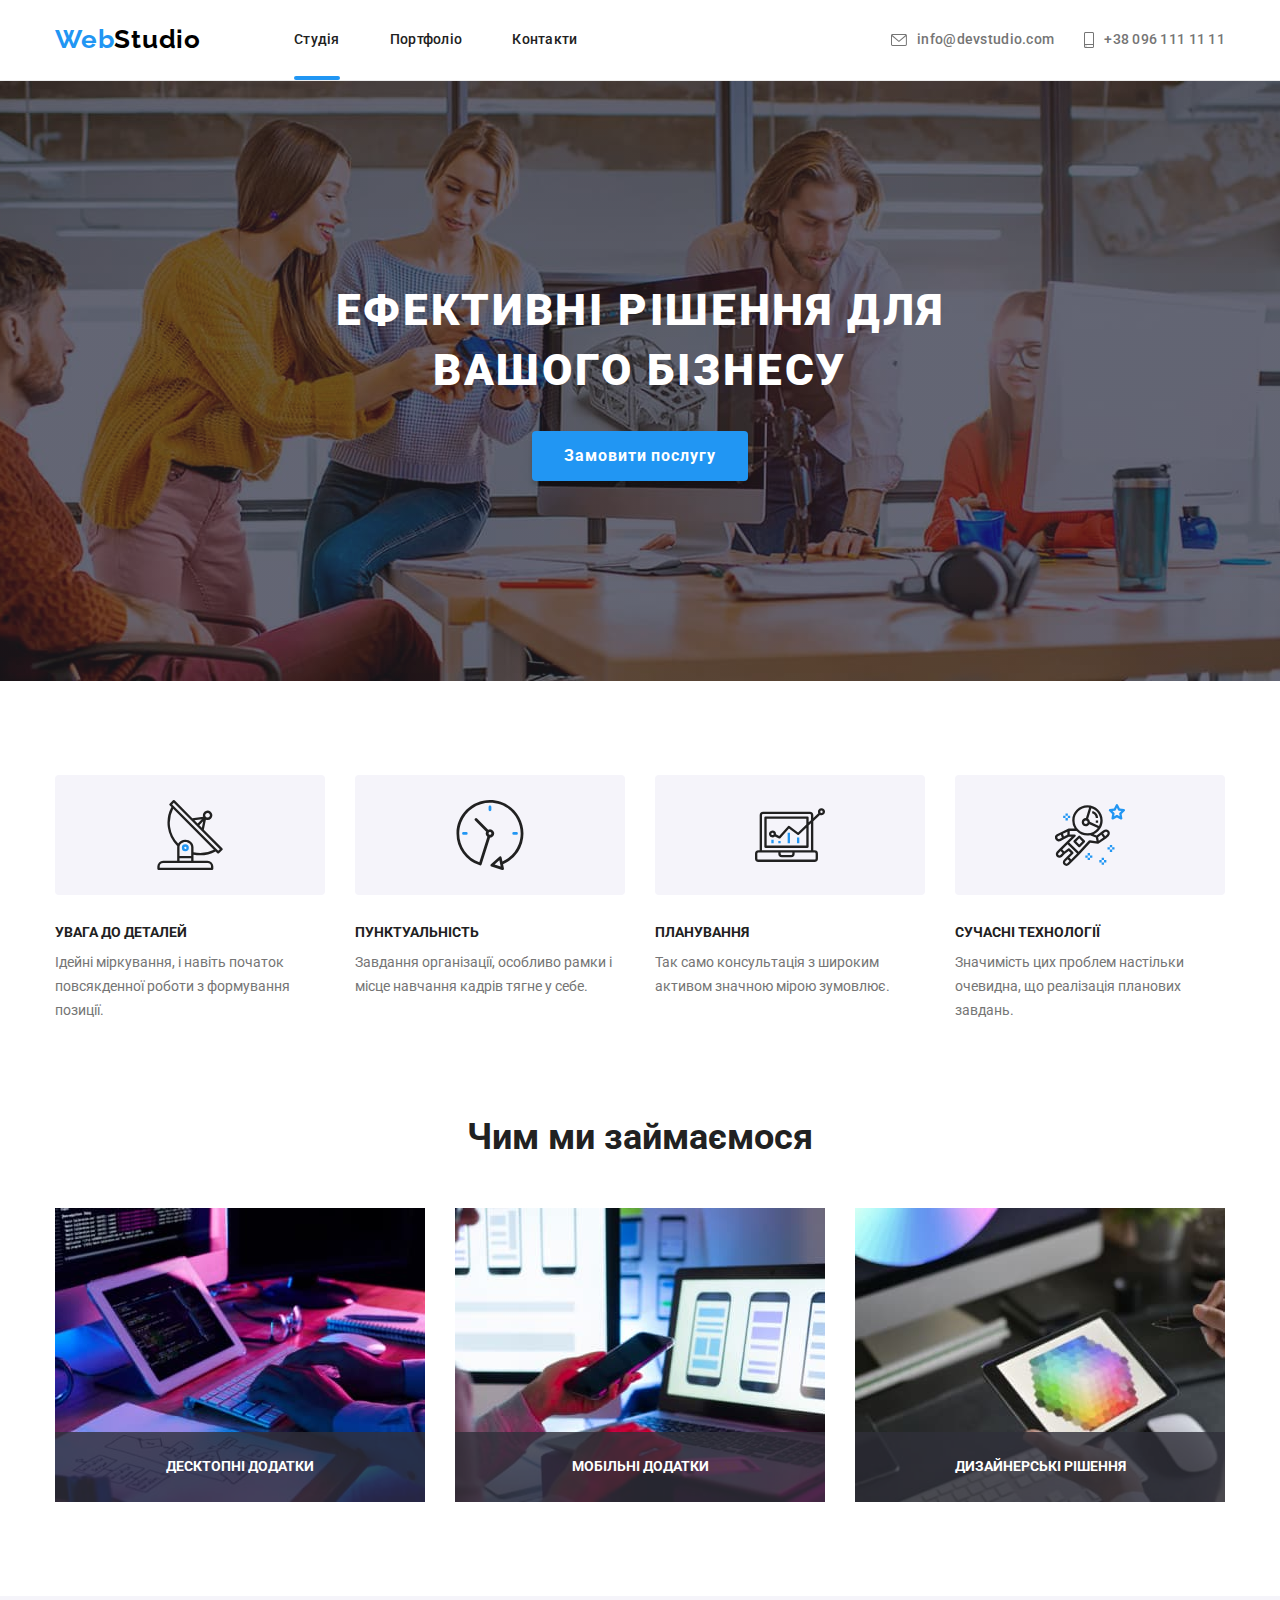
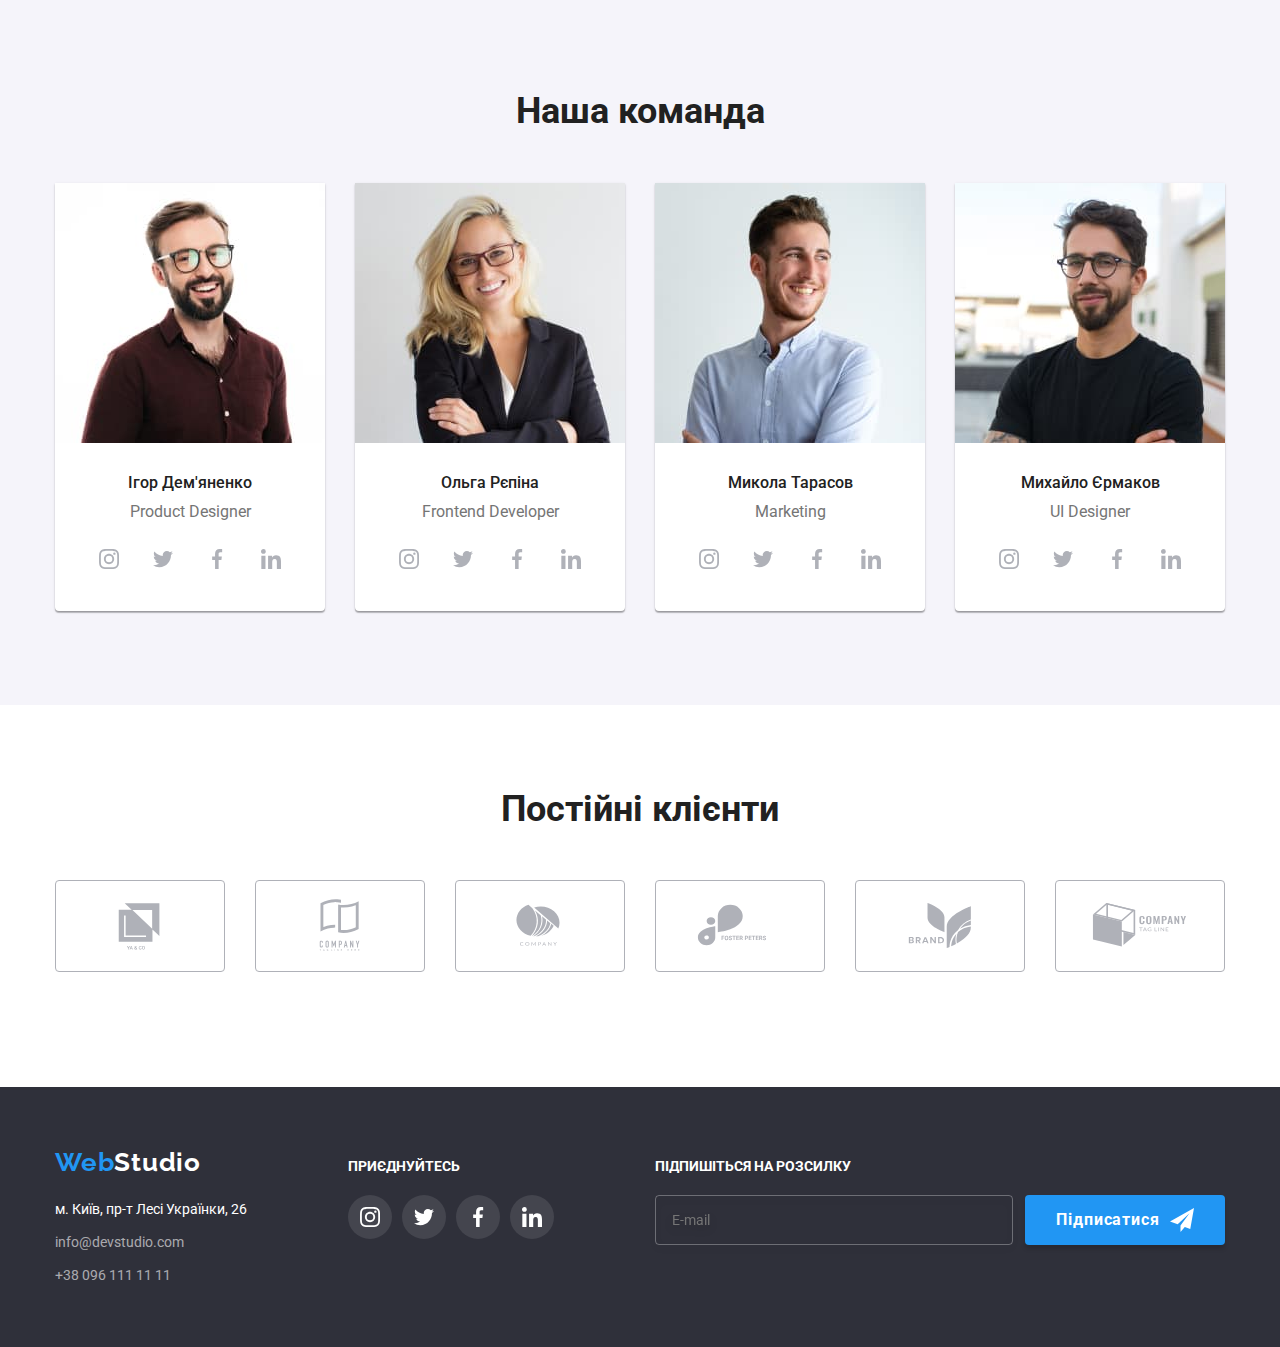
<file: index.html>
<!DOCTYPE html>
<html lang="uk">

<head>
  <meta charset="UTF-8" />
  <meta http-equiv="X-UA-Compatible" content="IE=edge" />
  <meta name="viewport" content="width=device-width, initial-scale=1.0" />
  <link rel="stylesheet"
    href="https://cdnjs.cloudflare.com/ajax/libs/modern-normalize/1.1.0/modern-normalize.min.css" />
  <link rel="stylesheet" href="./css/main.min.css" />
  <link rel="preconnect" href="https://fonts.googleapis.com" />
  <link rel="preconnect" href="https://fonts.gstatic.com" crossorigin />
  <link href="https://fonts.googleapis.com/css2?family=Raleway:wght@700&family=Roboto:wght@400;500;700;900&display=swap"
    rel="stylesheet" />
  <title>Студія</title>
</head>

<body>
  <!-- Header -->

  <header class="header">
    <div class="container">
      <div class="header_flex">
        <nav class="navigation">
          <a class="logo" href="./index.html">Web<span class="logo logo_header-black">Studio</span></a>
          <ul class="navigation__list">
            <li>
              <a class="navigation__link current" href="./index.html">Студія</a>
            </li>
            <li>
              <a class="navigation__link" href="./portfolio.html">Портфоліо</a>
            </li>
            <li>
              <a class="navigation__link" href="#">Контакти</a>
            </li>
          </ul>
        </nav>
        <ul class="header-contacts">
          <li class="header-contacts__item">
            <a class="header-contacts__link" href="mailto:info@devstudio.com">
              <svg width="16" height="12">
                <use href="./images/icons.svg#icon-envelope"></use>
              </svg>
              info@devstudio.com
            </a>
          </li>
          <li class="header-contacts__item">
            <a class="header-contacts__link" href="tel:+380961111111">
              <svg width="10" height="16">
                <use href="./images/icons.svg#icon-smartphone"></use>
              </svg>
              +38 096 111 11 11</a>
          </li>
        </ul>
      </div>
    </div>
  </header>

  <!-- Main -->

  <main>
    <!-- Hero -->

    <section class="hero hero_margin-padding">
      <div class="container">
        <h1 class="hero__title hero__title_margin">Ефективні рішення для вашого бізнесу</h1>
        <button class="button button_hero button_hero-padding" type="button" data-modal-open>Замовити послугу</button>
      </div>
    </section>

    <!-- Advances -->

    <section class="advances">
      <div class="container">
        <h2 class="visually-hidden">Наші переваги</h2>
        <ul class="advances__list">
          <li class="advances__item">
            <div class="advances__icon advances__icon_margin-flex">
              <svg width="70" height="70">
                <use href="./images/icons.svg#icon-antenna"></use>
              </svg>
            </div>
            <h3 class="advances__subtitle advances__subtitle-margin">Увага до деталей</h3>
            <p class="advances__text">
              Ідейні міркування, і навіть початок повсякденної роботи з формування позиції.
            </p>
          </li>
          <li class="advances__item">
            <div class="advances__icon advances__icon_margin-flex">
              <svg width="70" height="70">
                <use href="./images/icons.svg#icon-clock"></use>
              </svg>
            </div>
            <h3 class="advances__subtitle advances__subtitle-margin">Пунктуальність</h3>
            <p class="advances__text">
              Завдання організації, особливо рамки і місце навчання кадрів тягне у себе.
            </p>
          </li>
          <li class="advances__item">
            <div class="advances__icon advances__icon_margin-flex">
              <svg width="70" height="70">
                <use href="./images/icons.svg#icon-diagram"></use>
              </svg>
            </div>
            <h3 class="advances__subtitle advances__subtitle-margin">Планування</h3>
            <p class="advances__text">Так само консультація з широким активом значною мірою зумовлює.</p>
          </li>
          <li class="advances__item">
            <div class="advances__icon advances__icon_margin-flex">
              <svg width="70" height="70">
                <use href="./images/icons.svg#icon-astronaut"></use>
              </svg>
            </div>
            <h3 class="advances__subtitle advances__subtitle-margin">Сучасні технології</h3>
            <p class="advances__text">
              Значимість цих проблем настільки очевидна, що реалізація планових завдань.
            </p>
          </li>
        </ul>
      </div>
    </section>

    <!-- Photo Section -->

    <section class="photo-section">
      <div class="container">
        <h2 class="title">Чим ми займаємося</h2>
        <ul class="photo-section__list">
          <li class="photo-section__item">
            <img src="./images/printing.jpg" alt="людина пише код" width="370" height="294" />
            <div class="photo-section__content photo-section__content_position">
              <h3 class="photo-section__descr">Десктопні додатки</h3>
            </div>
          </li>
          <li class="photo-section__item">
            <img src="./images/laptop.jpg" alt="людина тримає телефон на фоні ноутбука" width="370" height="294" />
            <div class="photo-section__content photo-section__content_position">
              <h3 class="photo-section__descr">Мобільні додатки</h3>
            </div>
          </li>
          <li class="photo-section__item">
            <img src="./images/tablet.jpg" alt="палітра кольорів на планшеті" width="370" height="294" />
            <div class="photo-section__content photo-section__content_position">
              <h3 class="photo-section__descr">Дизайнерські рішення</h3>
            </div>
          </li>
        </ul>
      </div>
    </section>

    <!-- Team -->

    <section class="team team_padding">
      <div class="container">
        <h2 class="title">Наша команда</h2>
        <ul class="team-list">
          <li class="team-list__item">
            <img class="team-photo" src="./images/teammate-1.jpg" alt="Фото Ігора Дем'яненка" width="270" />
            <div class="team-list__content">
              <h3 class="team-list__name team-list__name_margin">Ігор Дем'яненко</h3>
              <p class="team-list__position team-list__position_margin" lang="en">Product Designer</p>
              <ul class="icon-list">
                <li class="icon-list__item">
                  <a class="icon-list__link icon-list__link_gray" href="#"><svg width="20" height="20">
                      <use href="./images/icons.svg#icon-instagram"></use>
                    </svg>
                  </a>
                </li>
                <li class="icon-list__item">
                  <a class="icon-list__link icon-list__link_gray" href="#"><svg width="20" height="20">
                      <use href="./images/icons.svg#icon-twitter"></use>
                    </svg>
                  </a>
                </li>
                <li class="icon-list__item">
                  <a class="icon-list__link icon-list__link_gray" href="#"><svg width="20" height="20">
                      <use href="./images/icons.svg#icon-facebook"></use>
                    </svg>
                  </a>
                </li>
                <li class="icon-list__item">
                  <a class="icon-list__link icon-list__link_gray" href="#"><svg width="20" height="20">
                      <use href="./images/icons.svg#icon-linkedin"></use>
                    </svg></a>
                </li>
              </ul>
            </div>
          </li>
          <li class="team-list__item">
            <img class="team-photo" src="./images/teammate-2.jpg" alt="Фото Ольги Рєпіни" width="270" />
            <div class="team-list__content">
              <h3 class="team-list__name team-list__name_margin">Ольга Рєпіна</h3>
              <p class="team-list__position team-list__position_margin" lang="en">Frontend Developer</p>
              <ul class="icon-list">
                <li class="icon-list__item">
                  <a class="icon-list__link icon-list__link_gray" href="#"><svg width="20" height="20">
                      <use href="./images/icons.svg#icon-instagram"></use>
                    </svg></a>
                </li>
                <li class="icon-list__item">
                  <a class="icon-list__link icon-list__link_gray" href="#"><svg width="20" height="20">
                      <use href="./images/icons.svg#icon-twitter"></use>
                    </svg></a>
                </li>
                <li class="icon-list__item">
                  <a class="icon-list__link icon-list__link_gray" href="#"><svg width="20" height="20">
                      <use href="./images/icons.svg#icon-facebook"></use>
                    </svg></a>
                </li>
                <li class="icon-list__item">
                  <a class="icon-list__link icon-list__link_gray" href="#"><svg width="20" height="20">
                      <use href="./images/icons.svg#icon-linkedin"></use>
                    </svg></a>
                </li>
              </ul>
            </div>
          </li>
          <li class="team-list__item">
            <img class="team-photo" src="./images/teammate-3.jpg" alt="Фото Миколи Тарасова" width="270" />
            <div class="team-list__content">
              <h3 class="team-list__name team-list__name_margin">Микола Тарасов</h3>
              <p class="team-list__position team-list__position_margin" lang="en">Marketing</p>
              <ul class="icon-list">
                <li class="icon-list__item">
                  <a class="icon-list__link icon-list__link_gray" href="#"><svg width="20" height="20">
                      <use href="./images/icons.svg#icon-instagram"></use>
                    </svg></a>
                </li>
                <li class="icon-list__item">
                  <a class="icon-list__link icon-list__link_gray" href="#"><svg width="20" height="20">
                      <use href="./images/icons.svg#icon-twitter"></use>
                    </svg></a>
                </li>
                <li class="icon-list__item">
                  <a class="icon-list__link icon-list__link_gray" href="#"><svg width="20" height="20">
                      <use href="./images/icons.svg#icon-facebook"></use>
                    </svg></a>
                </li>
                <li class="icon-list__item">
                  <a class="icon-list__link icon-list__link_gray" href="#"><svg width="20" height="20">
                      <use href="./images/icons.svg#icon-linkedin"></use>
                    </svg></a>
                </li>
              </ul>
            </div>
          </li>
          <li class="team-list__item">
            <img class="team-photo" src="./images/teammate-4.jpg" alt="Фото Михайла Єрмакова" width="270" />
            <div class="team-list__content">
              <h3 class="team-list__name team-list__name_margin">Михайло Єрмаков</h3>
              <p class="team-list__position team-list__position_margin" lang="en">UI Designer</p>
              <ul class="icon-list">
                <li class="icon-list__item">
                  <a class="icon-list__link icon-list__link_gray" href="#"><svg width="20" height="20">
                      <use href="./images/icons.svg#icon-instagram"></use>
                    </svg></a>
                </li>
                <li class="icon-list__item">
                  <a class="icon-list__link icon-list__link_gray" href="#"><svg width="20" height="20">
                      <use href="./images/icons.svg#icon-twitter"></use>
                    </svg></a>
                </li>
                <li class="icon-list__item">
                  <a class="icon-list__link icon-list__link_gray" href="#"><svg width="20" height="20">
                      <use href="./images/icons.svg#icon-facebook"></use>
                    </svg></a>
                </li>
                <li class="icon-list__item">
                  <a class="icon-list__link icon-list__link_gray" href="#"><svg width="20" height="20">
                      <use href="./images/icons.svg#icon-linkedin"></use>
                    </svg></a>
                </li>
              </ul>
            </div>
          </li>
        </ul>
      </div>
    </section>

    <!-- Clients -->

    <section class="clients">
      <div class="container">
        <h2 class="title">Постійні клієнти</h2>
        <ul class="clients-list">
          <li class="clients-list__item">
            <a class="clients-list__link clients-list__link_flex" href="#"><svg width="106" height="60">
                <use href="./images/icons.svg#icon-first-company"></use>
              </svg></a>
          </li>
          <li class="clients-list__item">
            <a class="clients-list__link clients-list__link_flex" href="#"><svg width="106" height="60">
                <use href="./images/icons.svg#icon-second-company"></use>
              </svg></a>
          </li>
          <li class="clients-list__item">
            <a class="clients-list__link clients-list__link_flex" href="#"><svg width="106" height="60">
                <use href="./images/icons.svg#icon-third-company"></use>
              </svg></a>
          </li>
          <li class="clients-list__item">
            <a class="clients-list__link clients-list__link_flex" href="#"><svg width="106" height="60">
                <use href="./images/icons.svg#icon-fourth-company"></use>
              </svg></a>
          </li>
          <li class="clients-list__item">
            <a class="clients-list__link clients-list__link_flex" href="#"><svg width="106" height="60">
                <use href="./images/icons.svg#icon-fifth-company"></use>
              </svg></a>
          </li>
          <li class="clients-list__item">
            <a class="clients-list__link clients-list__link_flex" href="#"><svg width="106" height="60">
                <use href="./images/icons.svg#icon-sixth-company"></use>
              </svg></a>
          </li>
        </ul>
      </div>
    </section>
  </main>

  <!-- Footer -->

  <footer class="footer footer_padding">
    <div class="container footer-navigation">
      <div>
        <a class="logo logo_footer-margin-botom" href="./index.html">Web<span
            class="logo logo_footer-white">Studio</span></a>
        <address>
          <ul class="address-list">
            <li class="address-list__item">
              <a class="address-list__link address-list__link_white" href="https://goo.gl/maps/CPtrU1FHBa2aNyZL9"
                target="_blank" rel="noopener noreferrer nofollow">м. Київ, пр-т Лесі Українки, 26</a>
            </li>
            <li class="address-list__item">
              <a class="address-list__link" href="mailto:info@devstudio.com">info@devstudio.com</a>
            </li>
            <li class="address-list__item">
              <a class="address-list__link" href="tel:+380961111111">+38 096 111 11 11</a>
            </li>
          </ul>
        </address>
      </div>
      <div class="join-container">
        <p class="join-container__text join-container__text_margin">Приєднуйтесь</p>
        <ul class="icon-list">
          <li class="icon-list__item icon-list__item_opacity">
            <a class="icon-list__link icon-list__link_white" href="#">
              <svg width="20" height="20">
                <use href="./images/icons.svg#icon-instagram"></use>
              </svg>
            </a>
          </li>
          <li class="icon-list__item icon-list__item_opacity">
            <a class="icon-list__link icon-list__link_white" href="#">
              <svg width="20" height="20">
                <use href="./images/icons.svg#icon-twitter"></use>
              </svg>
            </a>
          </li>
          <li class="icon-list__item icon-list__item_opacity">
            <a class="icon-list__link icon-list__link_white" href="#">
              <svg width="20" height="20">
                <use href="./images/icons.svg#icon-facebook"></use>
              </svg>
            </a>
          </li>
          <li class="icon-list__item icon-list__item_opacity">
            <a class="icon-list__link icon-list__link_white" href="#">
              <svg width="20" height="20">
                <use href="./images/icons.svg#icon-linkedin"></use>
              </svg>
            </a>
          </li>
        </ul>
      </div>
      <form class="subscribe-form" name="subscribe-form">
        <div>
          <label class="subscribe-form__label subscribe-form__label_margin" for="subscribe-mail">Підпишіться на
            розсилку</label>
          <input class="subscribe-form__input subscribe-form__input-padding" id="subscribe-mail" name="subscribe-mail"
            type="email" placeholder="E-mail" />
        </div>
        <button class="button button__footer button__footer-flex" type="submit">
          Підписатися
          <svg class="button__footer-icon" width="24" height="24">
            <use href="./images/icons.svg#icon-telegram"></use>
          </svg>
        </button>
      </form>
    </div>
  </footer>

  <!-- Modal window -->

  <div class="backdrop is-hidden" data-modal>
    <div class="modal">
      <button class="close-button" type="button" data-modal-close>
        <svg class="close-button__icon" width="18" height="18">
          <use href="./images/icons.svg#icon-close-button"></use>
        </svg>
      </button>
      <h2 class="modal__title">Залиште свої дані, ми вам передзвонимо</h2>
      <form name="modal-form">
        <label class="modal-form__label" for="person-name">Ім'я</label>
        <div class="modal-form__thumb">
          <input class="modal-form__input" id="person-name" name="person-name" type="text" />
          <svg class="modal-form__icon" width="18" height="18">
            <use href="./images/icons.svg#icon-person"></use>
          </svg>
        </div>

        <label class="modal-form__label" for="person-phone-number">Телефон</label>
        <div class="modal-form__thumb">
          <input class="modal-form__input" id="person-phone-number" name="person-phone-number" type="tel" />
          <svg class="modal-form__icon" width="18" height="18">
            <use href="./images/icons.svg#icon-phone"></use>
          </svg>
        </div>

        <label class="modal-form__label" for="person-mail">Пошта</label>
        <div class="modal-form__thumb">
          <input class="modal-form__input" id="person-mail" name="person-mail" type="email" />
          <svg class="modal-form__icon" width="18" height="18">
            <use href="./images/icons.svg#icon-email"></use>
          </svg>
        </div>

        <label class="modal-form__label" for="modal-textarea">Коментар</label>
        <textarea class="modal-form__textarea" id="modal-textarea" name="modal-coment"
          placeholder="Введіть текст"></textarea>


        <!-- Checkbox -->


        <div class="checkbox">


          <label class="checkbox__label">
            <input class="checkbox__input" type="checkbox" name="checkbox-terms" />

            <svg class="checkbox__icon" width="16" height="15">
              <use href="./images/icons.svg#icon-check"></use>
            </svg>Погоджуюся з розсилкою та приймаю <a class="checkbos__terms" href="#">Умови
              договору</a>

          </label>
        </div>
        <button class="button button__form_flex" type="submit">Відправити</button>
      </form>
    </div>
  </div>

  <script src="./js/modal.js"></script>
</body>

</html>
</file>
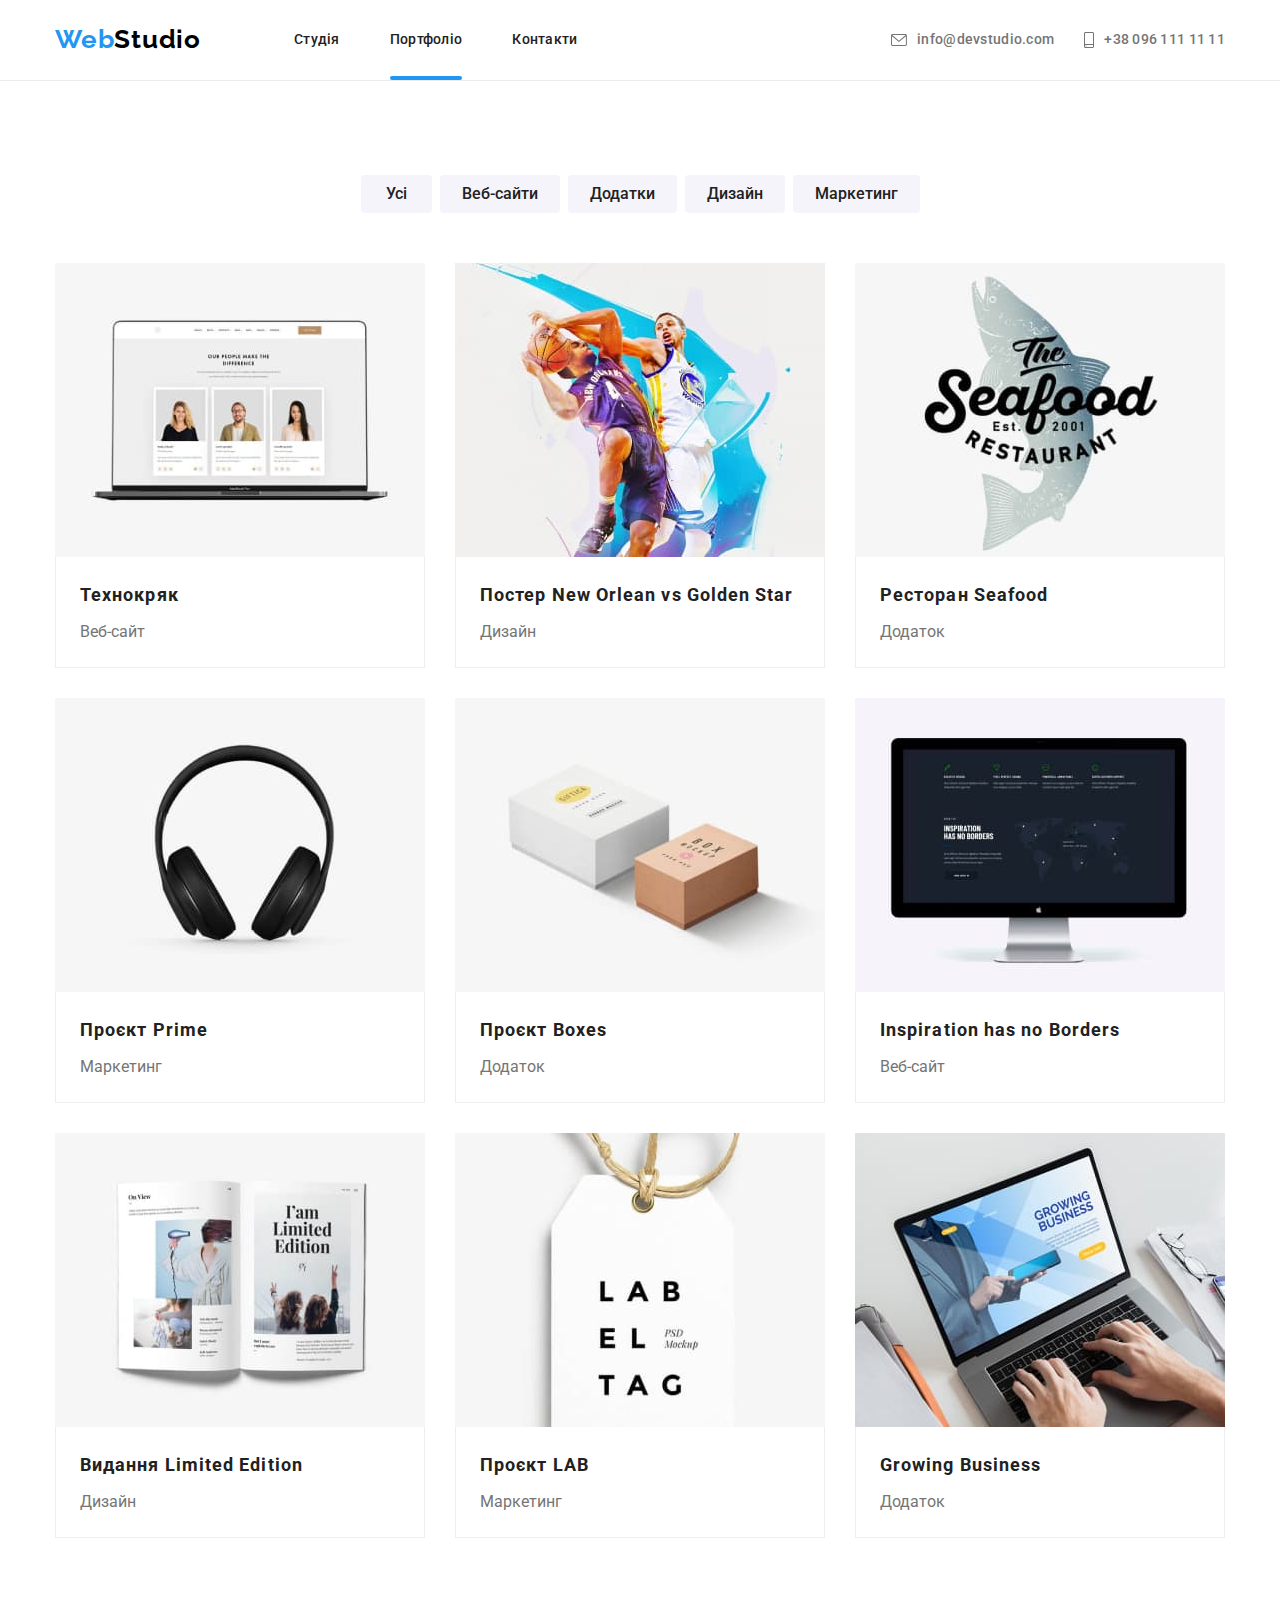
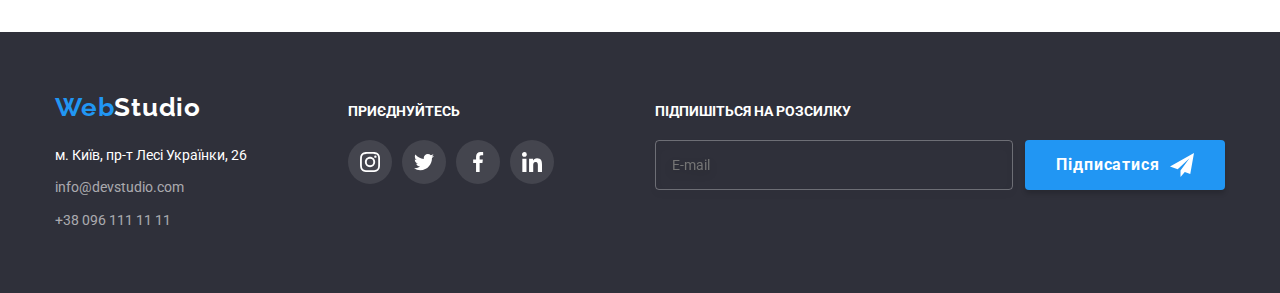
<file: portfolio.html>
<!DOCTYPE html>
<html lang="uk">

<head>
  <meta charset="UTF-8" />
  <meta http-equiv="X-UA-Compatible" content="IE=edge" />
  <meta name="viewport" content="width=device-width, initial-scale=1.0" />
  <link rel="stylesheet"
    href="https://cdnjs.cloudflare.com/ajax/libs/modern-normalize/1.1.0/modern-normalize.min.css" />
  <link rel="stylesheet" href="./css/main.min.css" />
  <link rel="preconnect" href="https://fonts.googleapis.com" />
  <link rel="preconnect" href="https://fonts.gstatic.com" crossorigin />
  <link href="https://fonts.googleapis.com/css2?family=Raleway:wght@700&family=Roboto:wght@400;500;700;900&display=swap"
    rel="stylesheet" />
  <title>Портфоліо</title>
</head>

<body>
  <!-- Header -->

  <header class="header">
    <div class="container">
      <div class="header_flex">
        <nav class="navigation">
          <a class="logo" href="./index.html">Web<span class="logo logo_header-black">Studio</span></a>
          <ul class="navigation__list">
            <li>
              <a class="navigation__link" href="./index.html">Студія</a>
            </li>
            <li>
              <a class="navigation__link  current" href="./portfolio.html">Портфоліо</a>
            </li>
            <li>
              <a class="navigation__link" href="#">Контакти</a>
            </li>
          </ul>
        </nav>
        <ul class="header-contacts">
          <li class="header-contacts__item">
            <a class="header-contacts__link" href="mailto:info@devstudio.com">
              <svg width="16" height="12">
                <use href="./images/icons.svg#icon-envelope"></use>
              </svg>
              info@devstudio.com
            </a>
          </li>
          <li class="header-contacts__item">
            <a class="header-contacts__link" href="tel:+380961111111">
              <svg width="10" height="16">
                <use href="./images/icons.svg#icon-smartphone"></use>
              </svg>
              +38 096 111 11 11</a>
          </li>
        </ul>
      </div>
    </div>
  </header>

  <!-- Main -->

  <main>
    <section class="portfolio">
      <div class="container">
        <h1 class="visually-hidden">Список робіт</h1>
        <ul class="portfolio-filter portfolio-filter_margin">
          <li><button class="portfolio-filter__button portfolio-filter__button_f-chld-padding"
              type="button">Усі</button></li>
          <li><button class="portfolio-filter__button portfolio-filter__button-padding" type="button">Веб-сайти</button>
          </li>
          <li><button class="portfolio-filter__button portfolio-filter__button-padding" type="button">Додатки</button>
          </li>
          <li><button class="portfolio-filter__button portfolio-filter__button-padding" type="button">Дизайн</button>
          </li>
          <li><button class="portfolio-filter__button portfolio-filter__button-padding" type="button">Маркетинг</button>
          </li>
        </ul>
        <ul class="works-list">
          <li>
            <a href="#" class="works-list__link">
              <div class="works-list__container">
                <img src="./images/project-1.jpg" alt="Фотографії в ноутбуці" width="370" height="294" />
                <div class="works-list__descr">
                  <p class="works-list-descr__info">
                    Ресурс пропонує комплексні пропозиції з різним рівнем функціоналу та сервісів. Все це дозволить
                    відвідувачу отримати вичерпні відомості про компанію чи приватну особу.
                  </p>
                </div>
              </div>
              <div class="works-list__decor">
                <h2 class="works-list__title">Технокряк</h2>
                <p class="works-list__text">Веб-сайт</p>
              </div>
            </a>
          </li>
          <li>
            <a href="#" class="works-list__link">
              <div class="works-list__container">
                <img src="./images/project-2.jpg" alt="Двоє людей грають у баскетбол" width="370" height="294" />
                <div class="works-list__descr">
                  <p class="works-list-descr__info">
                    Ресурс пропонує комплексні пропозиції з різним рівнем функціоналу та сервісів. Все це дозволить
                    відвідувачу отримати вичерпні відомості про компанію чи приватну особу.
                  </p>
                </div>
              </div>
              <div class="works-list__decor">
                <h2 class="works-list__title">Постер New Orlean vs Golden Star</h2>
                <p class="works-list__text">Дизайн</p>
              </div>
            </a>
          </li>
          <li>
            <a href="#" class="works-list__link">
              <div class="works-list__container">
                <img src="./images/project-3.jpg" alt="Логотип компанії" width="370" height="294" />
                <div class="works-list__descr">
                  <p class="works-list-descr__info">
                    Ресурс пропонує комплексні пропозиції з різним рівнем функціоналу та сервісів. Все це дозволить
                    відвідувачу отримати вичерпні відомості про компанію чи приватну особу.
                  </p>
                </div>
              </div>
              <div class="works-list__decor">
                <h2 class="works-list__title">Ресторан Seafood</h2>
                <p class="works-list__text">Додаток</p>
              </div>
            </a>
          </li>
          <li>
            <a href="#" class="works-list__link">
              <div class="works-list__container">
                <img src="./images/project-4.jpg" alt="Навушники" width="370" height="294" />
                <div class="works-list__descr">
                  <p class="works-list-descr__info">
                    Ресурс пропонує комплексні пропозиції з різним рівнем функціоналу та сервісів. Все це дозволить
                    відвідувачу отримати вичерпні відомості про компанію чи приватну особу.
                  </p>
                </div>
              </div>
              <div class="works-list__decor">
                <h2 class="works-list__title">Проєкт Prime</h2>
                <p class="works-list__text">Маркетинг</p>
              </div>
            </a>
          </li>
          <li>
            <a href="#" class="works-list__link">
              <div class="works-list__container">
                <img src="./images/project-5.jpg" alt="Дві коробки" width="370" height="294" />
                <div class="works-list__descr">
                  <p class="works-list-descr__info">
                    Ресурс пропонує комплексні пропозиції з різним рівнем функціоналу та сервісів. Все це дозволить
                    відвідувачу отримати вичерпні відомості про компанію чи приватну особу.
                  </p>
                </div>
              </div>
              <div class="works-list__decor">
                <h2 class="works-list__title">Проєкт Boxes</h2>
                <p class="works-list__text">Додаток</p>
              </div>
            </a>
          </li>
          <li>
            <a href="#" class="works-list__link">
              <div class="works-list__container">
                <img src="./images/project-6.jpg" alt="IMac" width="370" height="294" />
                <div class="works-list__descr">
                  <p class="works-list-descr__info">
                    Ресурс пропонує комплексні пропозиції з різним рівнем функціоналу та сервісів. Все це дозволить
                    відвідувачу отримати вичерпні відомості про компанію чи приватну особу.
                  </p>
                </div>
              </div>
              <div class="works-list__decor">
                <h2 class="works-list__title" lang="en">Inspiration has no Borders</h2>
                <p class="works-list__text">Веб-сайт</p>
              </div>
            </a>
          </li>
          <li>
            <a href="#" class="works-list__link">
              <div class="works-list__container">
                <img src="./images/project-7.jpg" alt="Відкрита книга" width="370" height="294" />
                <div class="works-list__descr">
                  <p class="works-list-descr__info">
                    Ресурс пропонує комплексні пропозиції з різним рівнем функціоналу та сервісів. Все це дозволить
                    відвідувачу отримати вичерпні відомості про компанію чи приватну особу.
                  </p>
                </div>
              </div>
              <div class="works-list__decor">
                <h2 class="works-list__title">Видання Limited Edition</h2>
                <p class="works-list__text">Дизайн</p>
              </div>
            </a>
          </li>
          <li>
            <a href="#" class="works-list__link">
              <div class="works-list__container">
                <img src="./images/project-8.jpg" alt="Брелок з літерами" width="370" height="294" />
                <div class="works-list__descr">
                  <p class="works-list-descr__info">
                    Ресурс пропонує комплексні пропозиції з різним рівнем функціоналу та сервісів. Все це дозволить
                    відвідувачу отримати вичерпні відомості про компанію чи приватну особу.
                  </p>
                </div>
              </div>
              <div class="works-list__decor">
                <h2 class="works-list__title">Проєкт LAB</h2>
                <p class="works-list__text">Маркетинг</p>
              </div>
            </a>
          </li>
          <li>
            <a href="#" class="works-list__link">
              <div class="works-list__container">
                <img src="./images/project-9.jpg" alt="Людина оглядає сторінку в інтернеті" width="370" height="294" />
                <div class="works-list__descr">
                  <p class="works-list-descr__info">
                    Ресурс пропонує комплексні пропозиції з різним рівнем функціоналу та сервісів. Все це дозволить
                    відвідувачу отримати вичерпні відомості про компанію чи приватну особу.
                  </p>
                </div>
              </div>
              <div class="works-list__decor">
                <h2 class="works-list__title" lang="en">Growing Business</h2>
                <p class="works-list__text">Додаток</p>
              </div>
            </a>
          </li>
        </ul>
      </div>
    </section>
  </main>

  <!-- Footer -->

  <footer class="footer footer_padding">
    <div class="container footer-navigation">
      <div>
        <a class="logo logo_footer-margin-botom" href="./index.html">Web<span
            class="logo logo_footer-white">Studio</span></a>
        <address>
          <ul class="address-list">
            <li class="address-list__item">
              <a class="address-list__link address-list__link_white" href="https://goo.gl/maps/CPtrU1FHBa2aNyZL9"
                target="_blank" rel="noopener noreferrer nofollow">м. Київ, пр-т Лесі Українки, 26</a>
            </li>
            <li class="address-list__item">
              <a class="address-list__link" href="mailto:info@devstudio.com">info@devstudio.com</a>
            </li>
            <li class="address-list__item">
              <a class="address-list__link" href="tel:+380961111111">+38 096 111 11 11</a>
            </li>
          </ul>
        </address>
      </div>
      <div class="join-container">
        <p class="join-container__text join-container__text_margin">Приєднуйтесь</p>
        <ul class="icon-list">
          <li class="icon-list__item icon-list__item_opacity">
            <a class="icon-list__link icon-list__link_white" href="#">
              <svg width="20" height="20">
                <use href="./images/icons.svg#icon-instagram"></use>
              </svg>
            </a>
          </li>
          <li class="icon-list__item icon-list__item_opacity">
            <a class="icon-list__link icon-list__link_white" href="#">
              <svg width="20" height="20">
                <use href="./images/icons.svg#icon-twitter"></use>
              </svg>
            </a>
          </li>
          <li class="icon-list__item icon-list__item_opacity">
            <a class="icon-list__link icon-list__link_white" href="#">
              <svg width="20" height="20">
                <use href="./images/icons.svg#icon-facebook"></use>
              </svg>
            </a>
          </li>
          <li class="icon-list__item icon-list__item_opacity">
            <a class="icon-list__link icon-list__link_white" href="#">
              <svg width="20" height="20">
                <use href="./images/icons.svg#icon-linkedin"></use>
              </svg>
            </a>
          </li>
        </ul>
      </div>
      <form class="subscribe-form" name="subscribe-form">
        <div>
          <label class="subscribe-form__label subscribe-form__label_margin" for="subscribe-mail">Підпишіться на
            розсилку</label>
          <input class="subscribe-form__input subscribe-form__input-padding" id="subscribe-mail" name="subscribe-mail"
            type="email" placeholder="E-mail" />
        </div>
        <button class="button button__footer button__footer-flex" type="submit">
          Підписатися
          <svg class="button__footer-icon" width="24" height="24">
            <use href="./images/icons.svg#icon-telegram"></use>
          </svg>
        </button>
      </form>
    </div>
  </footer>
</body>

</html>
</file>
<file: css/main.min.css>
body{color:#757575;font-family:"Roboto",sans-serif;font-size:14px;font-weight:400;background-color:#fff;line-height:1.7}h1,h2,h3,h4,h5,h6,p{margin:0;padding:0}ul{list-style:none;padding:0;margin:0}img{display:block;width:100%;height:auto}.visually-hidden{position:absolute;white-space:nowrap;width:1px;height:1px;overflow:hidden;border:0;padding:0;clip:rect(0 0 0 0);-webkit-clip-path:inset(50%);clip-path:inset(50%);margin:-1px}.container{width:1200px;padding-left:15px;padding-right:15px;margin-left:auto;margin-right:auto}.is-hidden{opacity:0;visibility:hidden;pointer-events:none}.current{position:relative;color:#2196f3}.current::after{content:"";position:absolute;left:0;bottom:0;background-color:#2196f3;min-width:100%;height:4px;border-radius:4px}.button{width:200px;height:50px;font-weight:700;font-size:16px;line-height:1.88;letter-spacing:.06em;color:#fff;cursor:pointer;background-color:#2196f3;-webkit-box-shadow:0px 4px 4px rgba(0,0,0,.15);box-shadow:0px 4px 4px rgba(0,0,0,.15);border:none;border-radius:4px}.title{margin-bottom:50px;font-size:36px;font-weight:700;line-height:1.17;color:#212121}.icon-list{display:-webkit-box;display:-ms-flexbox;display:flex;-webkit-box-pack:center;-ms-flex-pack:center;justify-content:center;-webkit-box-align:center;-ms-flex-align:center;align-items:center;-webkit-column-gap:10px;-moz-column-gap:10px;column-gap:10px}.icon-list__item{width:44px;height:44px;border-radius:50%}.icon-list__link{display:-webkit-box;display:-ms-flexbox;display:flex;-webkit-box-pack:center;-ms-flex-pack:center;justify-content:center;-webkit-box-align:center;-ms-flex-align:center;align-items:center;width:100%;height:100%;border-radius:50%}.icon-list__link:hover,.icon-list__link:focus{background-color:#2196f3;fill:#fff}.header{border-bottom:1px solid #ececec}.header_flex{display:-webkit-box;display:-ms-flexbox;display:flex;-webkit-box-pack:justify;-ms-flex-pack:justify;justify-content:space-between;-webkit-box-align:center;-ms-flex-align:center;align-items:center}.logo{color:#2196f3;font-family:"Raleway",sans-serif;font-size:26px;font-weight:700;line-height:1.2;text-decoration:none;letter-spacing:.03em}.logo_header-black{color:#000}.logo_footer-white{color:#fff}.logo_footer-margin-botom{display:block;margin-bottom:20px}.navigation{display:-webkit-box;display:-ms-flexbox;display:flex;-webkit-box-align:center;-ms-flex-align:center;align-items:center;gap:93px}.navigation__list{display:-webkit-box;display:-ms-flexbox;display:flex;gap:50px}.navigation__link{display:block;padding:32px 0;color:#212121;font-weight:500;line-height:1.14;text-decoration:none;letter-spacing:.02em;-webkit-transition-property:color;transition-property:color;-webkit-transition-duration:250ms;transition-duration:250ms;-webkit-transition-timing-function:cubic-bezier(0.4, 0, 0.2, 1);transition-timing-function:cubic-bezier(0.4, 0, 0.2, 1)}.navigation__link:hover,.navigation__link:focus{color:#2196f3}.header-contacts{display:-webkit-box;display:-ms-flexbox;display:flex;gap:30px}.header-contacts__link{display:-webkit-box;display:-ms-flexbox;display:flex;-webkit-box-align:center;-ms-flex-align:center;align-items:center;-webkit-column-gap:10px;-moz-column-gap:10px;column-gap:10px;padding:32px 0px;color:#757575;fill:currentcolor;font-weight:500;line-height:1.14;text-decoration:none;letter-spacing:.02em;-webkit-transition-property:color;transition-property:color;-webkit-transition-duration:250ms;transition-duration:250ms;-webkit-transition-timing-function:cubic-bezier(0.4, 0, 0.2, 1);transition-timing-function:cubic-bezier(0.4, 0, 0.2, 1)}.header-contacts__link:hover,.header-contacts__link:focus{color:#2196f3}.hero{max-width:1600px;height:600px;background-color:#2f303a;background-image:-webkit-gradient(linear, left top, left bottom, from(rgba(47, 48, 58, 0.4)), to(rgba(47, 48, 58, 0.4))),url(../images/hero.jpg);background-image:linear-gradient(rgba(47, 48, 58, 0.4), rgba(47, 48, 58, 0.4)),url(../images/hero.jpg);background-repeat:no-repeat;background-position:center;background-size:cover}.hero_margin-padding{padding-top:200px;padding-bottom:200px;margin-left:auto;margin-right:auto}.hero__title{max-width:696px;text-align:center;color:#fff;font-size:44px;font-weight:900;line-height:1.36;text-transform:uppercase;letter-spacing:.06em}.hero__title_margin{margin-bottom:30px;margin-left:auto;margin-right:auto}.button_hero{width:auto;height:auto}.button_hero-padding{display:block;padding:10px 32px;margin:0 auto;-webkit-transition-property:background-color;transition-property:background-color;-webkit-transition-duration:250ms;transition-duration:250ms;-webkit-transition-timing-function:cubic-bezier(0.4, 0, 0.2, 1);transition-timing-function:cubic-bezier(0.4, 0, 0.2, 1)}.button_hero-padding:hover,.button_hero-padding:focus{background-color:#188ce8}.advances{padding-top:94px;padding-bottom:94px}.advances__list{display:-webkit-box;display:-ms-flexbox;display:flex;-webkit-box-pack:center;-ms-flex-pack:center;justify-content:center;gap:30px}.advances__item{max-width:270px}.advances__icon{height:120px;background-color:#f5f4fa;border-radius:4px}.advances__icon_margin-flex{display:-webkit-box;display:-ms-flexbox;display:flex;-webkit-box-pack:center;-ms-flex-pack:center;justify-content:center;-webkit-box-align:center;-ms-flex-align:center;align-items:center;margin-bottom:30px}.advances__subtitle{color:#212121;font-size:14px;font-weight:700;line-height:1.14;text-transform:uppercase}.advances__subtitle-margin{margin-bottom:10px}.advances__text{line-height:1.7}.photo-section{padding-bottom:94px;text-align:center}.photo-section__list{display:-webkit-box;display:-ms-flexbox;display:flex;-webkit-box-pack:center;-ms-flex-pack:center;justify-content:center;gap:30px}.photo-section__item{position:relative}.photo-section__content{width:100%;height:70px;background-color:rgba(47,48,58,.8)}.photo-section__content_position{display:-webkit-box;display:-ms-flexbox;display:flex;-webkit-box-pack:center;-ms-flex-pack:center;justify-content:center;-webkit-box-align:center;-ms-flex-align:center;align-items:center;position:absolute;left:0;bottom:0}.photo-section__descr{color:#fff;font-weight:700;font-size:14px;line-height:1.14;text-transform:uppercase}.team{background-color:#f5f4fa;text-align:center}.team_padding{padding-top:94px;padding-bottom:94px}.team-list{display:-webkit-box;display:-ms-flexbox;display:flex;-webkit-box-pack:center;-ms-flex-pack:center;justify-content:center;gap:30px}.team-list__item{width:calc((100%-90) / 4);background-color:#fff;-webkit-box-shadow:0px 1px 3px rgba(0,0,0,.12),0px 1px 1px rgba(0,0,0,.14),0px 2px 1px rgba(0,0,0,.2);box-shadow:0px 1px 3px rgba(0,0,0,.12),0px 1px 1px rgba(0,0,0,.14),0px 2px 1px rgba(0,0,0,.2);border-radius:0px 0px 4px 4px}.team-list__content{padding:30px 0}.team-list__name{color:#212121;font-size:16px;font-weight:500;line-height:1.19}.team-list__name_margin{margin-bottom:10px}.team-list__position{font-size:16px;line-height:1.19}.team-list__position_margin{margin-bottom:16px}.icon-list__link_gray{fill:#afb1b8;-webkit-transition-property:background-color,fill;transition-property:background-color,fill;-webkit-transition-duration:250ms;transition-duration:250ms;-webkit-transition-timing-function:cubic-bezier(0.4, 0, 0.2, 1);transition-timing-function:cubic-bezier(0.4, 0, 0.2, 1)}.clients{padding-top:83px;padding-bottom:115px;text-align:center}.clients-list{display:-webkit-box;display:-ms-flexbox;display:flex;-webkit-box-pack:center;-ms-flex-pack:center;justify-content:center;-webkit-box-align:center;-ms-flex-align:center;align-items:center;-webkit-column-gap:30px;-moz-column-gap:30px;column-gap:30px}.clients-list__item{display:block;width:calc((100% - 150px) / 6);height:92px}.clients-list__link{width:100%;height:100%;fill:#afb1b8;border:1px solid #afb1b8;border-radius:4px;-webkit-transition-property:fill,border;transition-property:fill,border;-webkit-transition-duration:250ms;transition-duration:250ms;-webkit-transition-timing-function:cubic-bezier(0.4, 0, 0.2, 1);transition-timing-function:cubic-bezier(0.4, 0, 0.2, 1)}.clients-list__link:hover,.clients-list__link:focus{fill:#2196f3;border:1px solid #2196f3}.clients-list__link_flex{display:-webkit-box;display:-ms-flexbox;display:flex;-webkit-box-pack:center;-ms-flex-pack:center;justify-content:center;-webkit-box-align:center;-ms-flex-align:center;align-items:center}.footer{background-color:#2f303a}.footer_padding{padding-top:60px;padding-bottom:60px}.footer-navigation{display:-webkit-box;display:-ms-flexbox;display:flex;-webkit-box-pack:justify;-ms-flex-pack:justify;justify-content:space-between;-webkit-box-align:baseline;-ms-flex-align:baseline;align-items:baseline;-webkit-column-gap:70px;-moz-column-gap:70px;column-gap:70px}.address-list{display:-webkit-box;display:-ms-flexbox;display:flex;-webkit-box-orient:vertical;-webkit-box-direction:normal;-ms-flex-direction:column;flex-direction:column;row-gap:9px}.address-list__link{text-decoration:none;font-style:normal;color:rgba(255,255,255,.6);-webkit-transition-property:color;transition-property:color;-webkit-transition-duration:250ms;transition-duration:250ms;-webkit-transition-timing-function:cubic-bezier(0.4, 0, 0.2, 1);transition-timing-function:cubic-bezier(0.4, 0, 0.2, 1)}.address-list__link:hover,.address-list__link:focus{color:#2196f3}.address-list__link_white{color:#fff}.join-container__text{font-weight:700;font-size:14px;line-height:1.14;text-transform:uppercase;color:#fff}.join-container__text_margin{margin-bottom:20px}.icon-list__item_opacity{background-color:rgba(255,255,255,.1)}.icon-list__link_white{fill:#fff;-webkit-transition-property:background-color;transition-property:background-color;-webkit-transition-duration:250ms;transition-duration:250ms;-webkit-transition-timing-function:cubic-bezier(0.4, 0, 0.2, 1);transition-timing-function:cubic-bezier(0.4, 0, 0.2, 1)}.subscribe-form{display:-webkit-box;display:-ms-flexbox;display:flex;-webkit-box-pack:center;-ms-flex-pack:center;justify-content:center;-webkit-box-align:end;-ms-flex-align:end;align-items:flex-end;-webkit-column-gap:12px;-moz-column-gap:12px;column-gap:12px}.subscribe-form__label{display:block;font-weight:700;font-size:14px;line-height:1.14;text-transform:uppercase;color:#fff}.subscribe-form__label_margin{margin-bottom:20px}.subscribe-form__input{width:358px;height:50px;background-color:inherit;border:1px solid rgba(255,255,255,.3);-webkit-filter:drop-shadow(0px 4px 4px rgba(0, 0, 0, 0.15));filter:drop-shadow(0px 4px 4px rgba(0, 0, 0, 0.15));border-radius:4px;outline:none}.subscribe-form__input-padding{padding-left:16px}.button__footer{-webkit-transition-property:background-color;transition-property:background-color;-webkit-transition-duration:250ms;transition-duration:250ms;-webkit-transition-timing-function:cubic-bezier(0.4, 0, 0.2, 1);transition-timing-function:cubic-bezier(0.4, 0, 0.2, 1)}.button__footer:hover{background-color:#188ce8}.button__footer-flex{display:-webkit-box;display:-ms-flexbox;display:flex;-webkit-box-pack:center;-ms-flex-pack:center;justify-content:center;-webkit-box-align:center;-ms-flex-align:center;align-items:center;-webkit-column-gap:10px;-moz-column-gap:10px;column-gap:10px}.button__footer-icon{fill:#fff}.portfolio{padding-top:94px;padding-bottom:94px}.portfolio-filter{display:-webkit-box;display:-ms-flexbox;display:flex;-webkit-box-pack:center;-ms-flex-pack:center;justify-content:center;gap:8px}.portfolio-filter_margin{margin-bottom:50px}.portfolio-filter__button{border-radius:4px;border:none;color:#212121;font-family:inherit;font-size:16px;font-weight:500;line-height:1.63;background-color:#f5f4fa;cursor:pointer;-webkit-transition-property:color,background-color,-webkit-box-shadow;transition-property:color,background-color,-webkit-box-shadow;transition-property:color,background-color,box-shadow;transition-property:color,background-color,box-shadow,-webkit-box-shadow;-webkit-transition-duration:250ms;transition-duration:250ms;-webkit-transition-timing-function:cubic-bezier(0.4, 0, 0.2, 1);transition-timing-function:cubic-bezier(0.4, 0, 0.2, 1)}.portfolio-filter__button:hover,.portfolio-filter__button:focus{color:#fff;background-color:#2196f3;-webkit-box-shadow:0px 3px 1px rgba(0,0,0,.1),0px 1px 2px rgba(0,0,0,.08),0px 2px 2px rgba(0,0,0,.12);box-shadow:0px 3px 1px rgba(0,0,0,.1),0px 1px 2px rgba(0,0,0,.08),0px 2px 2px rgba(0,0,0,.12)}.portfolio-filter__button-padding{padding:6px 22px}.portfolio-filter__button_f-chld-padding{padding:6px 25px}.works-list{display:-webkit-box;display:-ms-flexbox;display:flex;-ms-flex-wrap:wrap;flex-wrap:wrap;gap:30px}.works-list__link{display:block;text-decoration:none;max-width:370px;position:relative;-webkit-transition-property:-webkit-box-shadow;transition-property:-webkit-box-shadow;transition-property:box-shadow;transition-property:box-shadow, -webkit-box-shadow;-webkit-transition-duration:250ms;transition-duration:250ms;-webkit-transition-timing-function:cubic-bezier(0.4, 0, 0.2, 1);transition-timing-function:cubic-bezier(0.4, 0, 0.2, 1)}.works-list__link:hover,.works-list__link:focus{-webkit-box-shadow:0px 1px 1px rgba(0,0,0,.12),0px 4px 4px rgba(0,0,0,.06),1px 4px 6px rgba(0,0,0,.16);box-shadow:0px 1px 1px rgba(0,0,0,.12),0px 4px 4px rgba(0,0,0,.06),1px 4px 6px rgba(0,0,0,.16)}.works-list__container{position:relative;overflow:hidden}.works-list__descr{position:absolute;top:0;left:0;width:100%;height:100%;padding:63px 24px;background-color:rgba(33,150,243,.9);-webkit-transform:translateY(100%);transform:translateY(100%);-webkit-transition-property:-webkit-transform;transition-property:-webkit-transform;transition-property:transform;transition-property:transform, -webkit-transform;-webkit-transition-duration:250ms;transition-duration:250ms;-webkit-transition-timing-function:cubic-bezier(0.4, 0, 0.2, 1);transition-timing-function:cubic-bezier(0.4, 0, 0.2, 1)}.works-list__link:hover .works-list__descr,.works-list__link:focus .works-list__descr{-webkit-transform:translateY(0);transform:translateY(0)}.works-list-descr__info{color:#fff;font-size:18px;line-height:1.56}.works-list__decor{padding:20px 24px;max-width:370px;border-left:1px solid #eee;border-right:1px solid #eee;border-bottom:1px solid #eee}.works-list__title{margin-bottom:4px;color:#212121;font-size:18px;font-weight:700;line-height:2;letter-spacing:.06em}.works-list__text{color:#757575;font-size:16px;line-height:1.88}.backdrop{position:fixed;top:0;left:0;width:100%;height:100%;background-color:rgba(0,0,0,.2);-webkit-transition-property:opacity,visibility;transition-property:opacity,visibility;-webkit-transition-duration:250ms;transition-duration:250ms;-webkit-transition-timing-function:cubic-bezier(0.4, 0, 0.2, 1);transition-timing-function:cubic-bezier(0.4, 0, 0.2, 1)}.modal{position:absolute;top:50%;left:50%;-webkit-transform:translate(-50%, -50%) scale(1);transform:translate(-50%, -50%) scale(1);-webkit-transition-property:-webkit-transform;transition-property:-webkit-transform;transition-property:transform;transition-property:transform, -webkit-transform;-webkit-transition-duration:250ms;transition-duration:250ms;-webkit-transition-timing-function:cubic-bezier(0.4, 0, 0.2, 1);transition-timing-function:cubic-bezier(0.4, 0, 0.2, 1);width:528px;height:581px;padding:40px;background-color:#fff;-webkit-box-shadow:0px 1px 3px rgba(0,0,0,.12),0px 1px 1px rgba(0,0,0,.14),0px 2px 1px rgba(0,0,0,.2);box-shadow:0px 1px 3px rgba(0,0,0,.12),0px 1px 1px rgba(0,0,0,.14),0px 2px 1px rgba(0,0,0,.2);border-radius:4px}.backdrop.is-hidden .modal{-webkit-transform:translate(-50%, -50%) scale(0);transform:translate(-50%, -50%) scale(0)}.close-button{position:absolute;top:8px;right:8px;width:30px;height:30px;border-radius:50%;border:1px solid rgba(0,0,0,.1);background-color:#fff;cursor:pointer}.close-button__icon{position:absolute;top:50%;left:50%;-webkit-transform:translate(-50%, -50%);transform:translate(-50%, -50%)}.close-button__icon:hover,.close-button__icon:focus{fill:#2196f3}.modal__title{margin-bottom:12px;font-weight:700;font-size:20px;line-height:1.15;text-align:center;color:#212121}.modal-form__label{display:block;margin-bottom:4px;font-size:12px;line-height:1.2;letter-spacing:.01em;color:#757575}.modal-form__thumb{position:relative}.modal-form__thumb:focus-within .modal-form__input,.modal-form__thumb:focus-within{fill:#2196f3;border-color:#2196f3}.modal-form__input{width:448px;height:40px;margin-bottom:10px;padding-left:36px;border:1px solid rgba(33,33,33,.2);border-radius:4px;-webkit-transition-property:border-color;transition-property:border-color;-webkit-transition-duration:250ms;transition-duration:250ms;-webkit-transition-timing-function:cubic-bezier(0.4, 0, 0.2, 1);transition-timing-function:cubic-bezier(0.4, 0, 0.2, 1);outline:none}.modal-form__icon{position:absolute;top:11px;left:12px;bottom:11px;-webkit-transition-property:fill;transition-property:fill;-webkit-transition-duration:250ms;transition-duration:250ms;-webkit-transition-timing-function:cubic-bezier(0.4, 0, 0.2, 1);transition-timing-function:cubic-bezier(0.4, 0, 0.2, 1)}.modal-form__textarea{width:448px;height:120px;padding:12px 16px;margin-bottom:20px;border:1px solid rgba(33,33,33,.2);border-radius:4px;resize:none;-webkit-transition-property:border-color;transition-property:border-color;-webkit-transition-duration:250ms;transition-duration:250ms;-webkit-transition-timing-function:cubic-bezier(0.4, 0, 0.2, 1);transition-timing-function:cubic-bezier(0.4, 0, 0.2, 1);outline:none}.modal-form__textarea:focus-within{border-color:#2196f3}.modal-form__textarea::-webkit-input-placeholder{font-size:12px;line-height:1.18;letter-spacing:.01em;color:rgba(117,117,117,.5)}.modal-form__textarea::-moz-placeholder{font-size:12px;line-height:1.18;letter-spacing:.01em;color:rgba(117,117,117,.5)}.modal-form__textarea:-ms-input-placeholder{font-size:12px;line-height:1.18;letter-spacing:.01em;color:rgba(117,117,117,.5)}.modal-form__textarea::-ms-input-placeholder{font-size:12px;line-height:1.18;letter-spacing:.01em;color:rgba(117,117,117,.5)}.modal-form__textarea::placeholder{font-size:12px;line-height:1.18;letter-spacing:.01em;color:rgba(117,117,117,.5)}.checkbox{position:relative;margin-left:13px;margin-bottom:30px}.checkbox__icon{fill:#fff;border:2px solid #212121;border-radius:3px;margin-right:7px;-webkit-transition-property:background-color,border;transition-property:background-color,border;-webkit-transition-duration:250ms;transition-duration:250ms;-webkit-transition-timing-function:cubic-bezier(0.4, 0, 0.2, 1);transition-timing-function:cubic-bezier(0.4, 0, 0.2, 1)}.checkbox__input:checked+.checkbox__icon{border:none;background-color:#2196f3}.checkbox__input{position:absolute;appearance:none;-webkit-appearance:none;-moz-appearance:none}.checkbox__label{position:relative;font-size:14px;line-height:1.7}.checkbos__terms{color:#2196f3}.button__form_flex{display:-webkit-box;display:-ms-flexbox;display:flex;-webkit-box-pack:center;-ms-flex-pack:center;justify-content:center;-webkit-box-align:center;-ms-flex-align:center;align-items:center;margin:0 auto;-webkit-transition-property:background-color;transition-property:background-color;-webkit-transition-duration:250ms;transition-duration:250ms;-webkit-transition-timing-function:cubic-bezier(0.4, 0, 0.2, 1);transition-timing-function:cubic-bezier(0.4, 0, 0.2, 1)}.button__form_flex:hover,.button__form_flex:focus{background-color:#188ce8}/*# sourceMappingURL=main.min.css.map */
</file>
